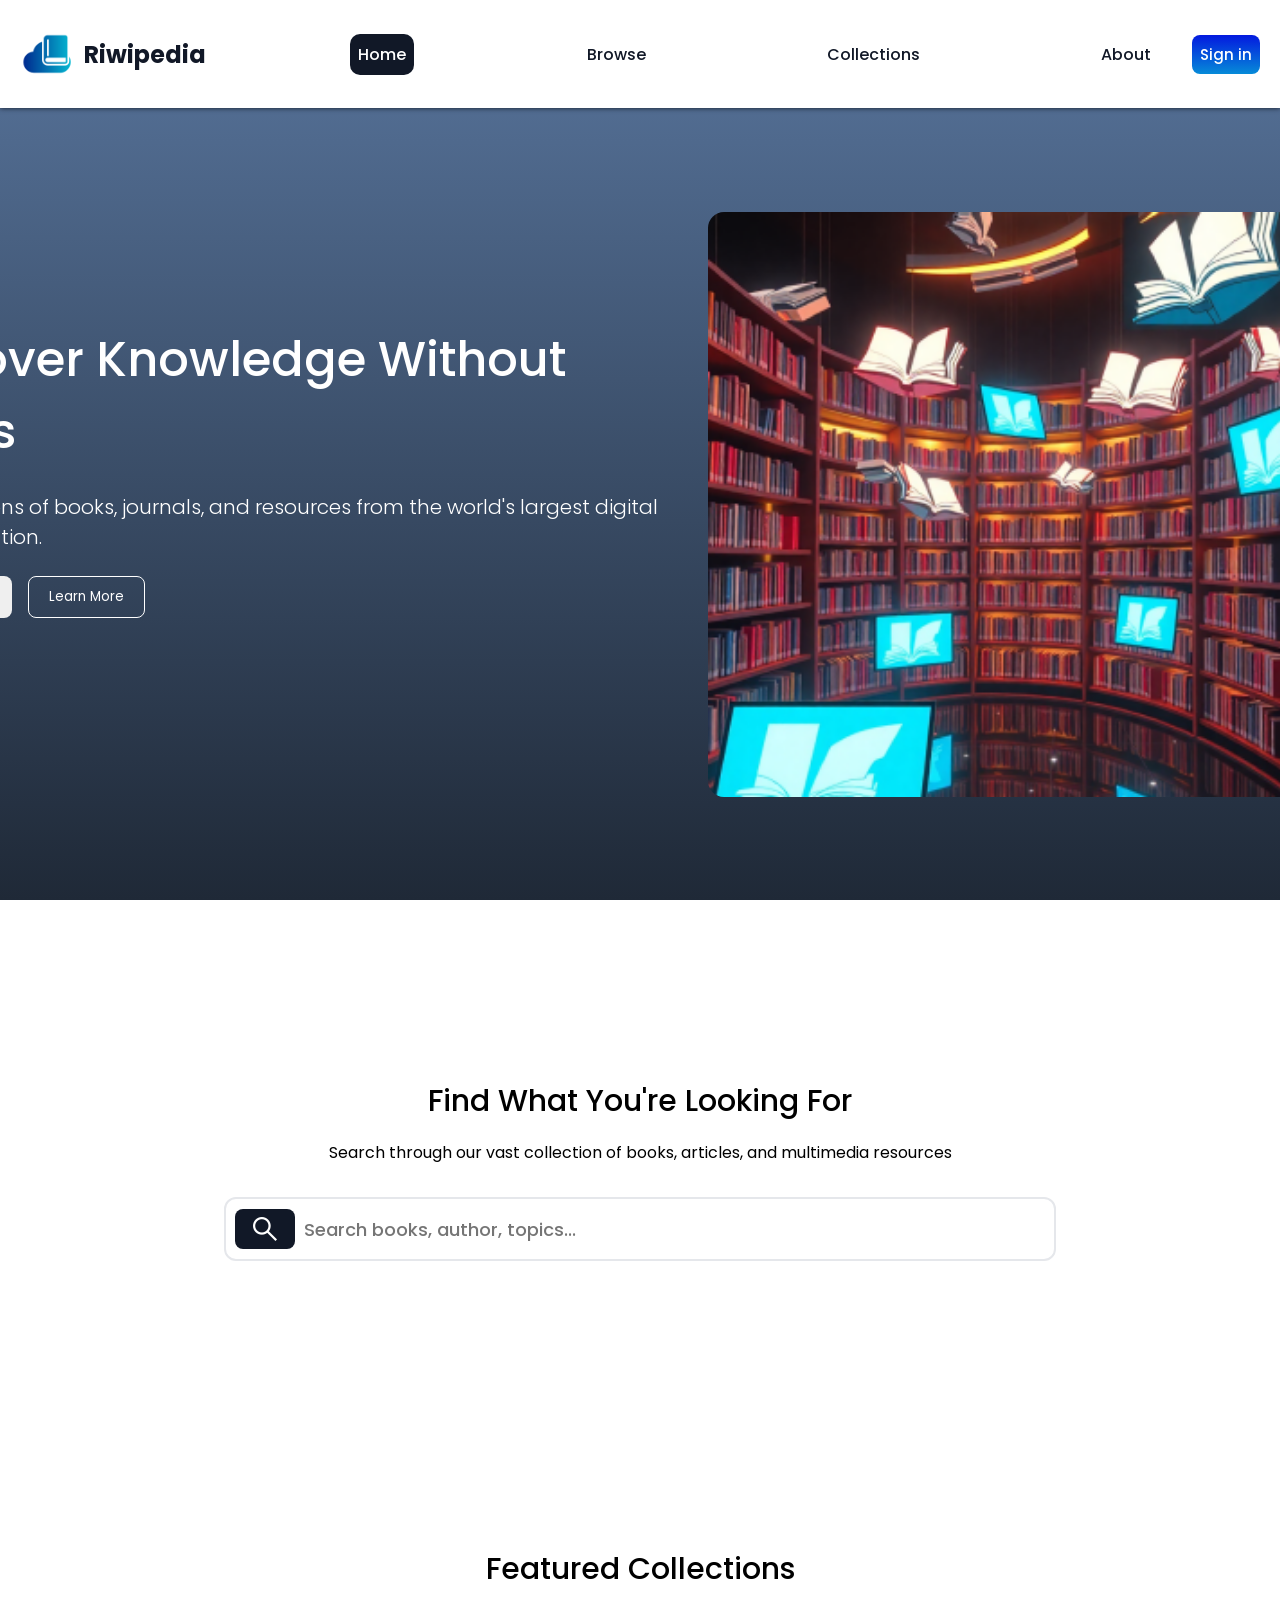
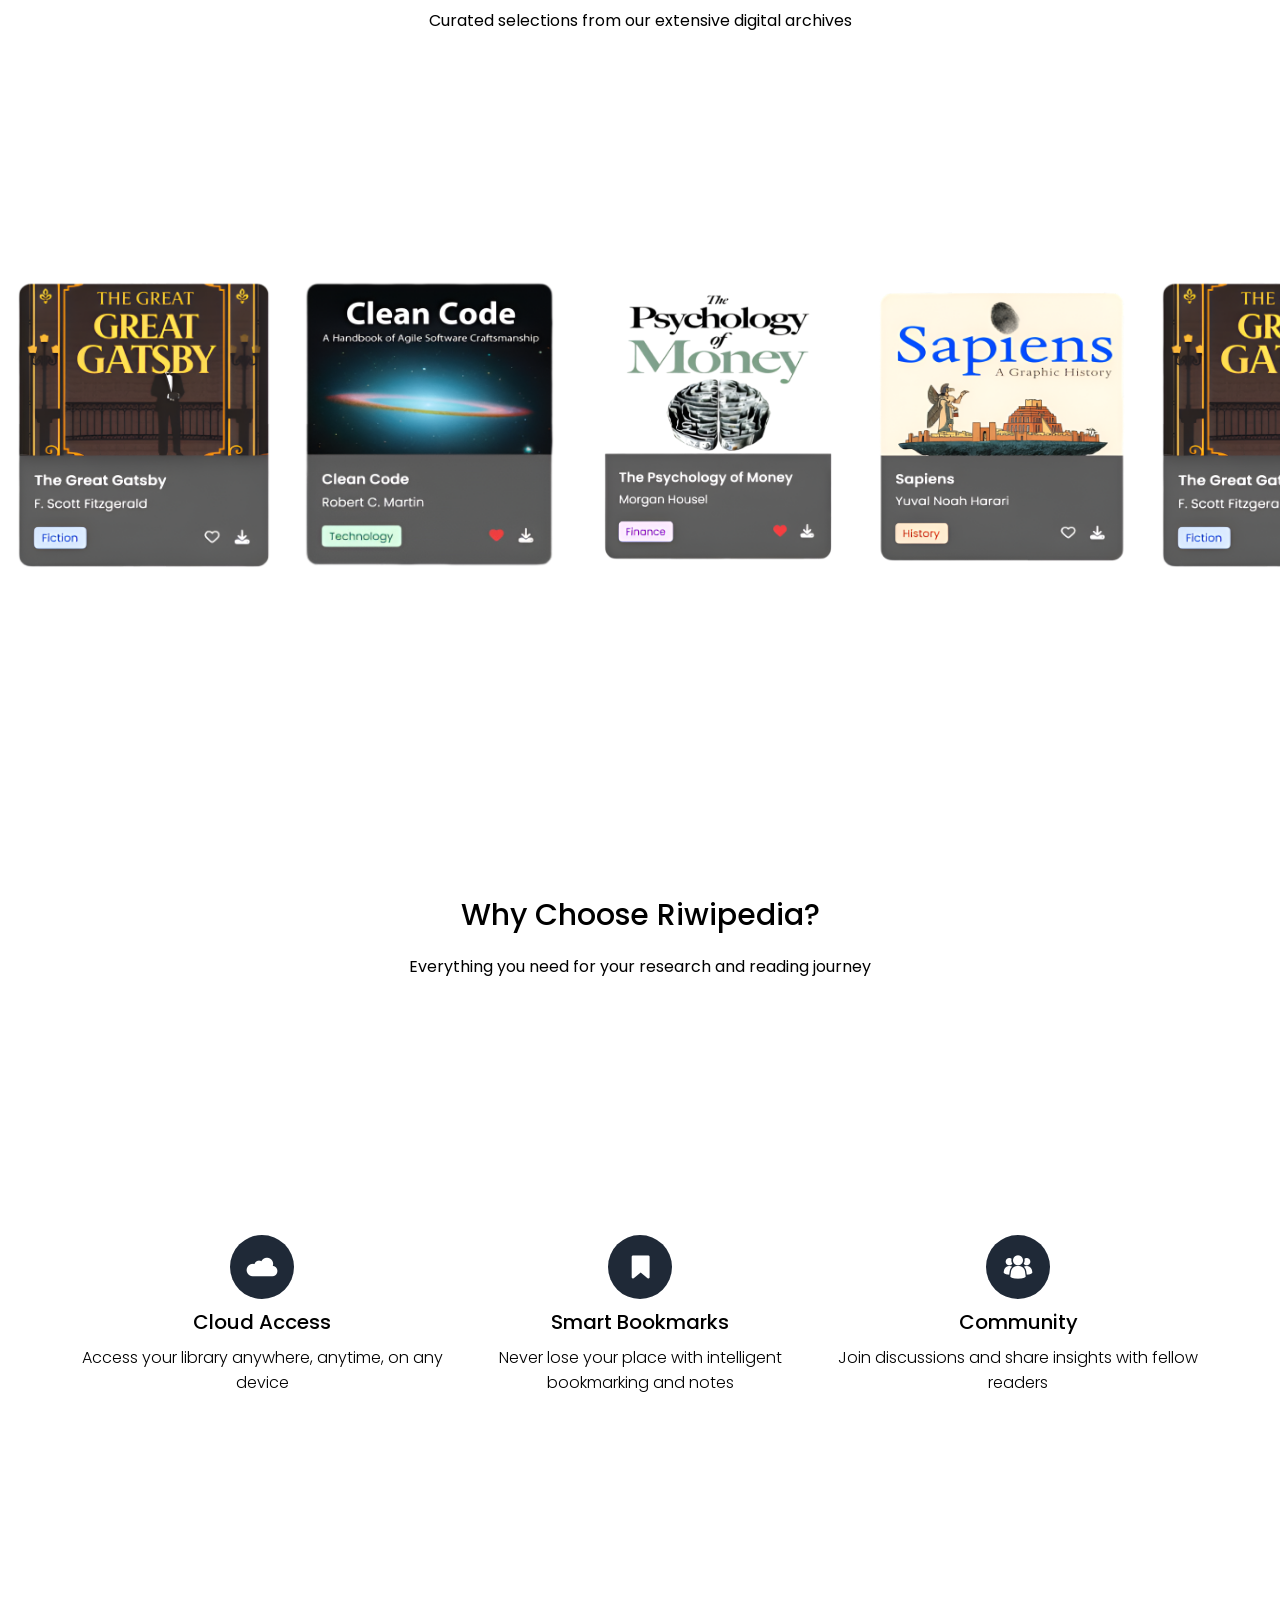
<file: index.html>
<!DOCTYPE html>
<html lang="en">

<head>
    <!-- Global Metadata -->
    <meta charset="UTF-8">
    <meta name="viewport" content="width=device-width, initial-scale=1.0">

    <link rel="icon" type="image/png" href="./frontend/public/img/logo16px.png">
    <title>Riwipedia</title>

    <!-- Canonical URL -->
    <link rel="canonical" href="https://Riwipedia.com/">
    <!-- Primary Meta Tags -->
    <meta name="title" content="Riwipedia">
    <meta name="description" content="Esta es tu biblioteca digital Explora, aprende y transforma tu mundo!">
    <!-- Style CSS-->
    <link rel="stylesheet" href="./index.css">

    <!-- Auth JS-->
     <script src="/frontend/src/utils/auth.js"></script>

    <!-- GOOGLE FONTS-->
    <link rel="preconnect" href="https://fonts.googleapis.com">
    <link rel="preconnect" href="https://fonts.gstatic.com" crossorigin>
    <link href="https://fonts.googleapis.com/css2?family=Noto+Serif:ital,wght@0,100..900;1,100..900&family=Poppins:ital,wght@0,100;0,200;0,300;0,400;0,500;0,600;0,700;0,800;0,900;1,100;1,200;1,300;1,400;1,500;1,600;1,700;1,800;1,900&family=Roboto:ital,wght@0,100..900;1,100..900&display=swap" rel="stylesheet">
</head>

<body>
    <main class="main">
        <header class="header">
            <div class="navbar">
                <a class="logo" href="/index.html" style="text-decoration: none;">
                    <img src="./frontend/public/img/logo64px.png" alt="Riwipedia logo" style="width: 54px;">
                    <h3>Riwi<span>pedia</span></h3>
                </a>
                <nav class="header-menu">
                    <ul class="header-list">
                        <li><a href="#home" class="nav-item active">Home</a></li>
                        <li><a href="#browse" class="nav-item">Browse</a>
                        <li><a href="#collections" class="nav-item">Collections</a></li>
                        <li><a href="#about" class="nav-item">About</a></li>
                    </ul>
                </nav>
                <button id="sign-in" class="sign-in" onclick="window.location.href='./frontend/src/pages/login/login.html'">Sign in</button>
            </div>
        </header>
        <section id="home" class="section-home">
            <div class="container-home">
                <div class="text-decoration">
                    <h1>Discover Knowledge Without Limits</h1>
                    <p>Access millions of books, journals, and resources from the world's largest digital library collection.</p>
                    <div class="buttons">
                        <button class="b1">Start Exploring</button>
                        <button class="b2">Learn More</button>
                    </div>
                </div>
                <div class="container-img">
                    <img src="./frontend/public/img/home.png" alt="Image of flying books">
                </div>
            </div>
        </section>

        <section id="browse" class="section-browse">
            <div class="container-text">
                <h2>Find What You're Looking For</h2>
                <p>Search through our vast collection of books, articles, and multimedia resources</p>
            </div>
            <form action="/buscar" method="get" class="input-wrapper">
                <input type="search" class="input" placeholder="Search books, author, topics...">
                <div class="input-icon" ><img src="./frontend/public/img/search.png" alt="icon search"></div>
            </form>
        </section>

        <section id="collections" class="section-collections">
            <div class="collections-text">
                <h2>Featured Collections</h2>
                <p>Curated selections from our extensive digital archives</p>
            </div>
            <div class="slider-container">
                <div id="slider-wrapper" class="slider-wrapper">
                    <img class="books" src="./frontend/public/img/book1.png" alt="book1">
                    <img class="books" src="./frontend/public/img/book2.png" alt="book2">
                    <img class="books" src="./frontend/public/img/book3.png" alt="book3">
                    <img class="books" src="./frontend/public/img/book4.png" alt="book4">
                    <img class="books" src="./frontend/public/img/book1.png" alt="book1">
                    <img class="books" src="./frontend/public/img/book2.png" alt="book2">
                    <img class="books" src="./frontend/public/img/book3.png" alt="book3">
                    <img class="books" src="./frontend/public/img/book4.png" alt="book4">
                    
                    <!--They are duplicated so that the carousel does not have visible jumps-->
                    <img class="books" src="./frontend/public/img/book1.png" alt="book1">
                    <img class="books" src="./frontend/public/img/book2.png" alt="book2">
                    <img class="books" src="./frontend/public/img/book3.png" alt="book3">
                    <img class="books" src="./frontend/public/img/book4.png" alt="book4">
                    <img class="books" src="./frontend/public/img/book1.png" alt="book1">
                    <img class="books" src="./frontend/public/img/book2.png" alt="book2">
                    <img class="books" src="./frontend/public/img/book3.png" alt="book3">
                    <img class="books" src="./frontend/public/img/book4.png" alt="book4">
                </div>
            </div>
        </section>

        <section id="about" class="section-about">
            <div class="about-info">
                <div class="about-text">
                    <h2>Why Choose Riwipedia?</h2>
                    <p>Everything you need for your research and reading journey</p>
                </div>
            </div>
            <div class="container-about">
                <div class="containers">
                    <div class="nube-background"><img src="./frontend/public/img/nube.png" alt="icon cloud-access" style="width: 32px; height: 32px;"></div>
                    <h3>Cloud Access</h3>
                    <p>Access your library anywhere, anytime, on any device</p>
                </div>
                <div class="containers">
                    <div class="favorito-background"><img src="./frontend/public/img/favorito.png" alt="icon bookmarks"></div>
                    <h3>Smart Bookmarks</h3>
                    <p>Never lose your place with intelligent bookmarking and notes</p>
                </div>
                <div class="containers">
                    <div class="grupo-background"><img src="./frontend/public/img/grupo.png" alt="icon community"></div>
                    <h3>Community</h3>
                    <p>Join discussions and share insights with fellow readers</p>
                </div>
            </div>
        </section>
        <footer class="footer"></footer>
    </main>
    <script type="module" src="./index.js"></script>
</body>

</html>
</file>
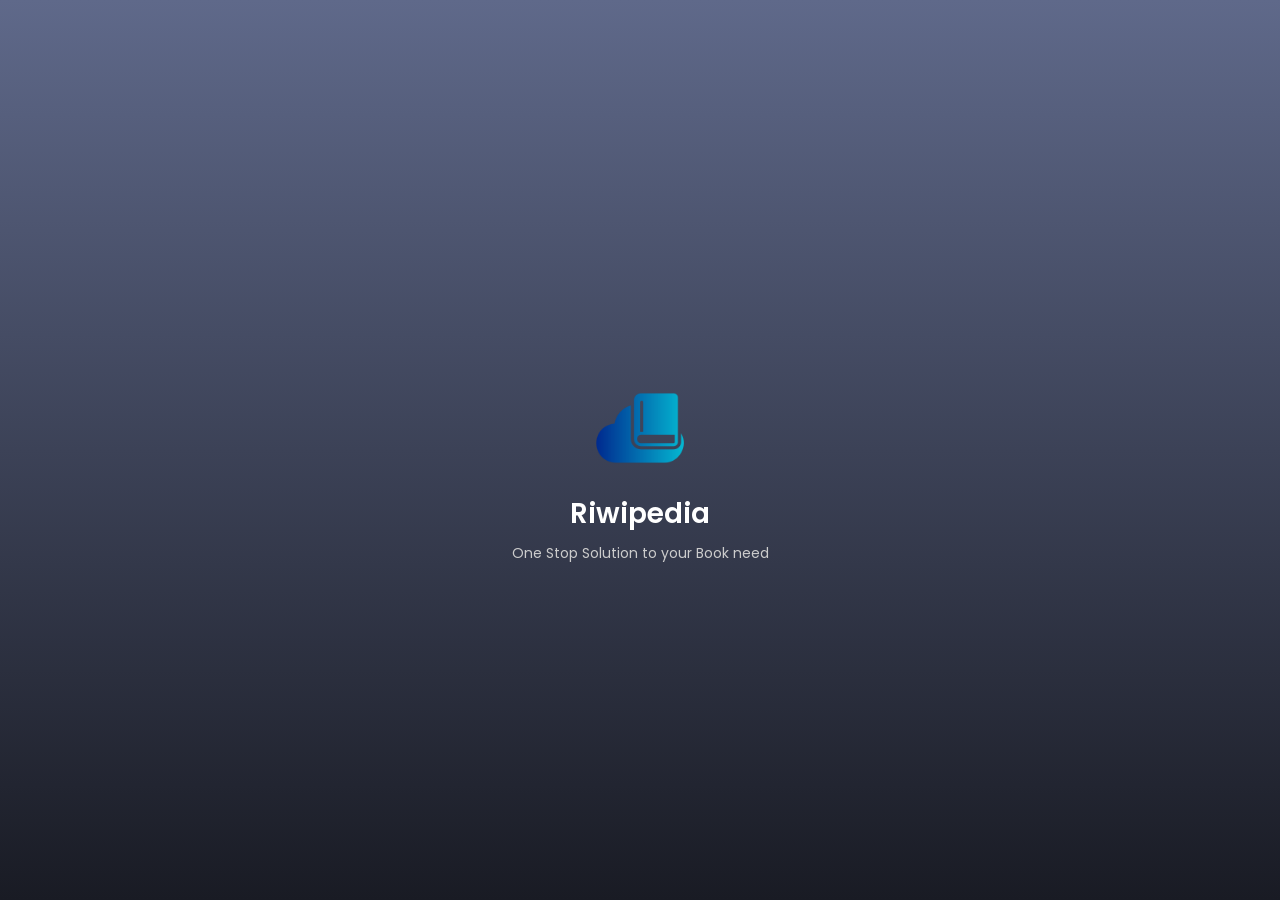
<file: frontend/src/pages/loading-page/loading-page.html>
<!DOCTYPE html>
<html lang="en">

<head>
    <!-- Global Metadata -->
    <meta charset="UTF-8">
    <meta name="viewport" content="width=device-width, initial-scale=1.0">

    <link rel="icon" type="image/png" href="../../../public/img/logo16px.png">
    <title>Riwipedia</title>

    <!-- Style CSS-->
    <link rel="stylesheet" href="./style.css">

    <!-- GOOGLE FONTS-->
    <link rel="preconnect" href="https://fonts.googleapis.com">
    <link rel="preconnect" href="https://fonts.gstatic.com" crossorigin>
    <link href="https://fonts.googleapis.com/css2?family=Noto+Serif:ital,wght@0,100..900;1,100..900&family=Poppins:ital,wght@0,100;0,200;0,300;0,400;0,500;0,600;0,700;0,800;0,900;1,100;1,200;1,300;1,400;1,500;1,600;1,700;1,800;1,900&family=Roboto:ital,wght@0,100..900;1,100..900&display=swap" rel="stylesheet">
</head>


<body>

    <div id="loader-wrapper">
        <div class="loader-container">
            <!--<div class="loader-circle"></div>-->
            <img src="../../../public/img/logo128px.png" alt="Nube animada" class="loader-cloud">
        </div>

        <div class="loader-text">
            <h1>Riwipedia</h1>
            <p>One Stop Solution to your Book need</p>
        </div>
    </div>

    <script>
      // Espera 3 segundos y redirige a dashboard.html
      window.addEventListener('load', function() {
        setTimeout(function() {
          window.location.replace('../dashboard/dashboard.html');
        }, 3000); // 3000 ms = 3 segundos
      });
    </script>
</body>

</html>
</file>
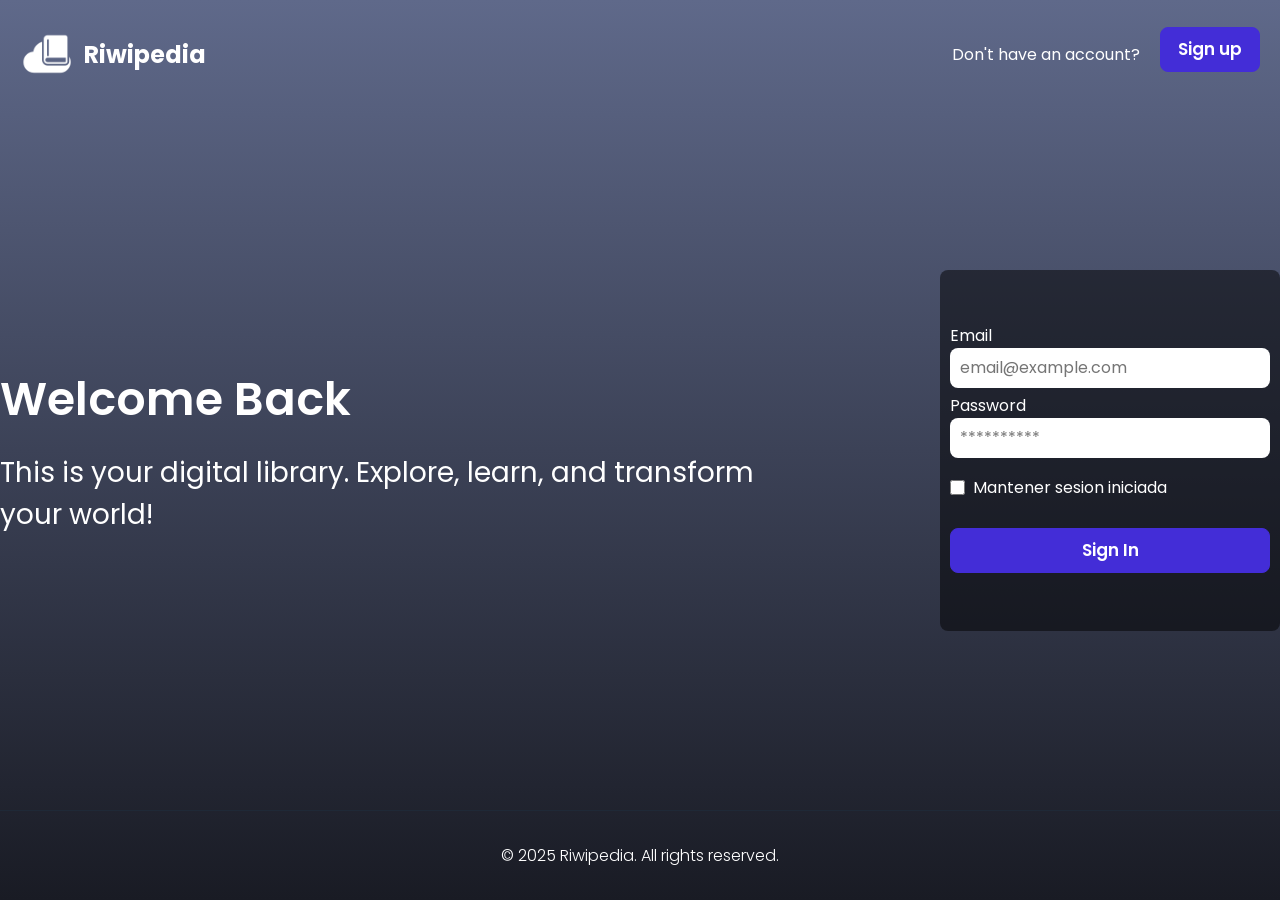
<file: frontend/src/pages/login/login.html>
<!DOCTYPE html>
<html lang="en">

<head>
    <!-- Global Metadata -->
    <meta charset="UTF-8">
    <meta name="viewport" content="width=device-width, initial-scale=1.0">

    <link rel="icon" type="image/png" href="../../../public/img/logo16px.png">
    <title>Sign in - Riwipedia </title>

    <!-- Style CSS-->
    <link rel="stylesheet" href="./login.css">
    <!-- MODALS CSS-->
    <link rel="stylesheet" href="../../utils/modals.css">
    <!-- GOOGLE FONTS-->
    <link rel="preconnect" href="https://fonts.googleapis.com">
    <link rel="preconnect" href="https://fonts.gstatic.com" crossorigin>
    <link
        href="https://fonts.googleapis.com/css2?family=Noto+Serif:ital,wght@0,100..900;1,100..900&family=Poppins:ital,wght@0,100;0,200;0,300;0,400;0,500;0,600;0,700;0,800;0,900;1,100;1,200;1,300;1,400;1,500;1,600;1,700;1,800;1,900&family=Roboto:ital,wght@0,100..900;1,100..900&display=swap"
        rel="stylesheet">
</head>

<body>
    <!-- Modal -->
    <div id="modal-container" class="modal-container">
        <div class="modal">
            <h3 id="modal-title">Título</h3>
            <p id="modal-message">Mensaje aquí</p>
            <button onclick="closeModal()">Aceptar</button>
        </div>
    </div>
    <header class="header">
        <div class="logo">
            <img src="../../../public/img/white-logo.png" alt="Riwipedia logo" style="width: 54px;">
            <h3>Riwipedia</h3>
        </div>
        <div class="header-signup">
            <p>Don't have an account?</p>
            <button class="signup" onclick="window.location.href='../register/register.html'">Sign up</button>
        </div>
    </header>

    <main class="main">
        <div class="main-container">
            <section class="container-text">
                <h1>Welcome Back</h1>
                <p>This is your digital library. Explore, learn, and transform your world!</p>
            </section>

            <section class="login-container">
                <form id="login-form" class="login-form">
                    <div class="container-inputs">
                        <label for="email">Email</label>
                        <input type="text" id="email" name="email" placeholder="email@example.com" required>
                    </div>
                    <div class="container-inputs">
                        <label for="password">Password</label>
                        <input type="password" id="password" name="password" placeholder="**********" required>
                    </div>
                    <div class="confirm-policies">
                        <input type="checkbox" id="miCheckbox" name="miOpcion" value="true">
                        <label for="miCheckbox">Mantener sesion iniciada</label>
                    </div>
                    <button class="signin" type="submit">Sign In</button>
                </form>
            </section>
        </div>
    </main>
    <footer>
        <p>&copy; 2025 Riwipedia. All rights reserved.</p>
    </footer>
    <!--Scripts-->
    <script src="../../utils/config.js"></script>
    <script src="../../utils/api.js"></script>
    <script src="../../utils/auth.js"></script>
    <script src="../../utils/modals.js"></script>
    <script src="./login.js"></script>
</body>

</html>
</file>
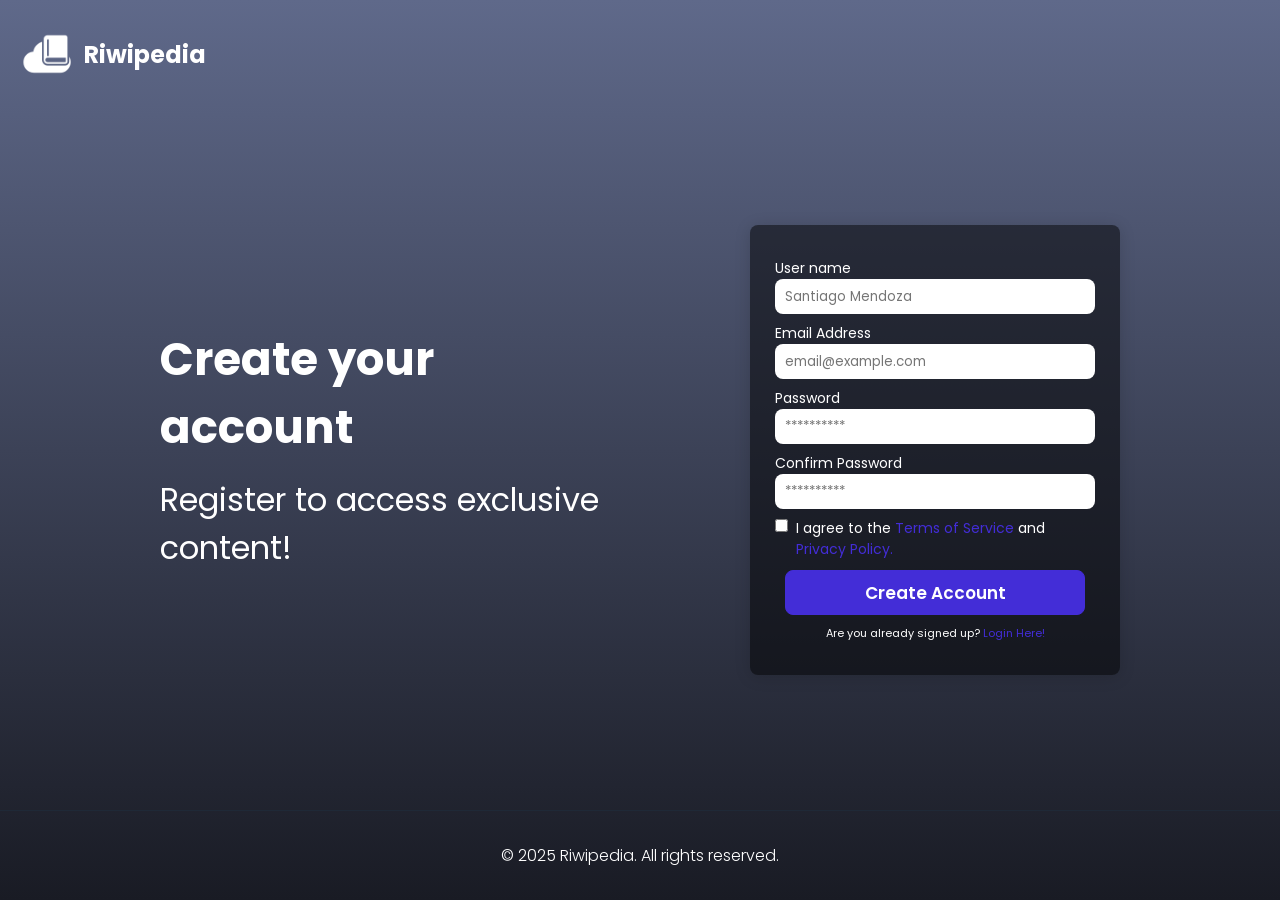
<file: frontend/src/pages/register/register.html>
<!DOCTYPE html>
<html lang="en">

<head>
  <meta charset="UTF-8" />
  <meta name="viewport" content="width=device-width, initial-scale=1.0" />

  <link rel="icon" type="image/png" href="../../../public/img/logo16px.png" />
  <title>Sign up - Riwipedia</title>

  <!-- Import Stylesheets-->
  <link rel="stylesheet" href="register.css" />

  <!-- MODALS CSS-->
  <link rel="stylesheet" href="../../utils/modals.css">

  <!--  Import Font Family -->
  <link rel="preconnect" href="https://fonts.googleapis.com" />
  <link rel="preconnect" href="https://fonts.gstatic.com" crossorigin />
  <link
    href="https://fonts.googleapis.com/css2?family=Nunito:ital,wght@0,200..1000;1,200..1000&family=Poppins:ital,wght@0,100;0,200;0,300;0,400;0,500;0,600;0,700;0,800;0,900;1,100;1,200;1,300;1,400;1,500;1,600;1,700;1,800;1,900&family=Roboto:ital,wght@0,100..900;1,100..900&display=swap"
    rel="stylesheet" />
</head>

<body>
  <!-- Modal -->
  <div id="modal-container" class="modal-container">
    <div class="modal">
      <h3 id="modal-title">Título</h3>
      <p id="modal-message">Mensaje aquí</p>
      <button onclick="closeModal()">Aceptar</button>
    </div>
  </div>
  <header class="header">
    <div class="logo">
      <img src="../../../public/img/white-logo.png" alt="Riwipedia logo" style="width: 54px;">
      <h3>Riwipedia</h3>
    </div>
  </header>
  <main class="center-main">
    <div class="main-content">
      <div class="main-banner">
        <h1>Create your account</h1>
        <p>Register to access exclusive content!</p>
      </div>
      <div class="form-div">
        <div class="signup-form">
          <form id="register_form">
            <div class="form-field">
              <label for="username">User name</label>
              <input type="text" id="username" placeholder="Santiago Mendoza">
            </div>
            <div class="form-field">
              <label for="email">Email Address</label>
              <input type="email" placeholder="email@example.com" id="email">
            </div>
            <div class="form-field">
              <label for="password">Password</label>
              <input type="password" placeholder="**********" id="password">
            </div>
            <div class="form-field">
              <label for="confirm-password">Confirm Password</label>
              <input type="password" placeholder="**********" id="conf_pass">
            </div>
            <div class="confirm-policies">
              <input style="cursor: pointer;" type="checkbox" id="miCheckbox" name="miOpcion" value="true">
              <label for="miCheckbox">I agree to the <span>Terms of Service</span> and<span> Privacy
                  Policy.</span></label>
            </div>
            <button type="submit">Create Account</button>
            <p class="signup-already">Are you already signed up? <a href="../login/login.html">Login Here!</a></p>
          </form>
        </div>
      </div>
    </div>
  </main>
  <footer>
    <p>&copy; 2025 Riwipedia. All rights reserved.</p>
  </footer>
  <!--Scripts-->
  <script src="../../utils/config.js"></script>
  <script src="../../utils/api.js"></script>
  <script src="../../utils/auth.js"></script>
  <script src="../../utils/modals.js"></script> 
  <script src="./register.js"></script>
</body>

</html>
</file>
<file: index.css>
* {
    margin: 0;
    padding: 0;
    box-sizing: border-box;
    scroll-behavior: smooth;
    user-select: none;
}
.main {
    background-color: white;
}

/*---------------------- HEADER ----------------------*/
.header {
    display: flex;
    position: fixed;
    width: 100%;
    height: 12vh;
    background-color: white;
    box-shadow: 0px 0px 5px 0px #111827;
    z-index: 2;
    top: 0;
}

.navbar {
    display: flex;
    padding: 5px 20px 5px 20px;
    width: 100%;
    justify-content: space-between;
    align-items: center;
}

.logo{
    display: flex;
    flex-direction: row;
    align-items: center;
    width: 33vh;
    gap: 0.6rem;
} 

.logo h3{
    font-family: "Poppins", sans-serif;
    font-weight: 700;
    font-style: normal;
    font-size: 24px;
    color: #111827;
}

.logo h3 span:hover{
    color: #3D3CFF;
}

.logo img {
    pointer-events: none;
}

.header-menu {
    display: flex;
    align-items: center;
    width: 90vh;
}

.header-list {
    display: flex;
    flex-direction: row;
    width: 90vh;
    justify-content: space-between;
    font-family: "Poppins", sans-serif;
    font-weight: 500;
    font-style: normal;
    font-size: 16px;
    font-weight: 450;
}

.nav-item {
    display: flex;
    justify-content: center;
    align-items: center;
    color:#111827;
    padding: 8px;
    border-radius: 10px;
    cursor: pointer;
    text-decoration: none;
}

ul, li {
    list-style-type: none;
}

.nav-item.active {
    background-color: #111827;
    color: white;
}

.sign-in {
    font-family: "Poppins", sans-serif;
    font-weight: 500;
    font-style: normal;
    cursor: pointer;
    padding: 8px;
    border-radius: 8px;
    border: none;
    color: white;
    background: linear-gradient(#0319df, #068bd8);
    font-size: 15px;
    transition: 
        background 0.2s,
        color 0.2s,
        box-shadow 0.2s,
        transform 0.1s;
}

.sign-in:hover {
    background: linear-gradient(to right, #068bd8, #0319df);
}

/*--------------------- SECTION HOME ---------------------*/


.section-home {
    display: flex;
    position: relative;
    align-items: center;
    justify-content: center;
    background: linear-gradient(#58759D, #1F2937);
    width: 100%;
    height: 100vh;
    padding-top: 12vh;
}

.container-home {
    display: flex;
    align-items: center;
    flex-direction: row;
    justify-content: space-between;
    /*border:solid #111827;*/
    width: 190vh;
    height: 70vh;
}

.text-decoration {
    display: flex;
    flex-direction: column;
    gap: 1.5rem;
    /*border: solid #111827;*/
    width: 90vh;
    height: 40vh;
    color:white;

}

.text-decoration h1 {
    font-family: "Poppins", sans-serif;
    font-weight:500;
    font-style: normal;
    font-size: 48px;
}

.text-decoration p {
    font-family: "Poppins";
    font-weight:300;
    font-size: 20px;
}

.buttons {
    display: flex;
    flex-direction: row;
    gap: 1rem;
}

.b1 {
    padding: 10px 20px;
    border: none;
    border-radius: 8px;
    color: #293452;
    font-family: 'Poppins';
    font-weight: 400;
    cursor: pointer;
}

.b2 {
    padding: 10px 20px;
    border: solid 1px white;
    background: none;
    border-radius: 8px;
    font-family: 'Poppins';
    font-weight: 400;
    color: white;
    cursor: pointer;
}

.b2:hover {
    color: #293452;
    background-color: white;
}

.container-img {
    display: flex;
    align-items: center;
    justify-content: center;
    /*border: solid #111827;*/
    width: 80vh;
    height: 70vh;
}

.container-img img {
    pointer-events: none;
    border-radius: 16px;
    width: 75vh;
    height: 65vh;
}



/*--------------------- SECTION BROWSE ---------------------*/


.section-browse {
    display: flex;
    justify-content: center;
    align-items: center;
    flex-direction: column;
    width: 100%;
    height: 60vh;
    gap: 2rem;
}

.container-text {
    display: flex;
    justify-content: center;
    align-items: center;
    flex-direction: column;
    gap: 1rem;
    width: auto;
    height: auto;
}

.container-text h2 {
    font-family: "Poppins", sans-serif;
    font-weight: 500;
    font-style: normal;
    font-size: 30px;
}
.container-text p {
    font-family: 'Poppins', sans-serif;
}

.input-wrapper {
    display: flex;
    justify-content: center;
    position: relative;
    width: 832px;
    height: 64px;
}


.input {
    color: #191919;
    padding: 15px 15px 15px 78px;
    width: 832px;
    height: 64px;
    border-radius: 12px;
    border: solid #e5e7eb;
    border-width: 2px;
    font-size: 18px;
    font-family: "Poppins", sans-serif;
    font-weight:500;
    font-style: normal;
}

.input-icon {
    display: flex;
    justify-content: center;
    align-items: center;
    position: absolute;
    border-radius: 8px;
    color: #191919;
    background-color: #111827;
    width: 60px;
    height: 40px;
    left: 11px;
    top: 50%;
    transform: translateY(-50%);
}


/*--------------------- SECTION COLLECTIONS ---------------------*/


.section-collections {
    display: flex;
    flex-direction: column;
    width: 100%;
    height: 100vh;   
    background-color: white;           
}

.collections-text {
    margin-top: 2rem;
    display: flex;
    justify-content: center;
    align-items: center;
    flex-direction: column;
    height: 30vh;
    width: auto;
    gap: 1rem;
}

.collections-text h2 {
    font-family: "Poppins", sans-serif;
    font-weight:500;
    font-style: normal;
    font-size: 30px;
}

.collections-text p {
     font-family: "Poppins", sans-serif;
}


.slider-container {
    display: flex;
    align-items: center;
    overflow: hidden;
    width: 100%;
    height: 80vh;

}
   
.slider-wrapper {
    display: flex;
    align-items: center;
    width: max-content; /* se adapta a lo que tenga */
    height: 23rem;
    animation: slide-left 50s linear infinite;
}

.slider-wrapper .books {
    flex-shrink: 0;
    border-radius: 12px;
    width: 16rem;
    height: 18rem;
    margin: 0 15px;
    cursor: pointer;
    transition: transform 0.4s ease-in-out , box-shadow 0.4s ease-in-out;
}

.slider-wrapper .books:hover {
    transform: translateY(-10px) scale(1.01);
    box-shadow: 0 10px 20px rgba(0, 0, 0, 0.2);
    z-index: 2;
}

@keyframes slide-left {
    0% {
        transform: translateX(0);
    }
    100% {
        transform: translateX(-50%);
    }
}

/*--------------------- SECTION ABOUT ---------------------*/

.section-about {
    display: flex;
    flex-direction: column;
    width: 100%;
    height: 100vh;
}

.about-info {
    display: flex;
    align-items: center;
    justify-content: center;
    width: 100%;
    height: 40vh;
}

.about-text {
    margin-top: 2rem;
    display: flex;
    justify-content: center;
    align-items: center;
    flex-direction: column;
    height: 30vh;
    width: auto;
    gap: 1rem;
}

.about-text h2 {
    font-family: "Poppins", sans-serif;
    font-weight:500;
    font-style: normal;
    font-size: 30px;
}

.about-text p {
     font-family: "Poppins", sans-serif;
}

.container-about {
    display: flex;
    align-items: center;
    flex-direction: row;
    justify-content: space-between;
    width: 100%;
    height: 50vh;
    padding: 0 80px 0 80px;
}

.container-about .containers {
    display: flex;
    text-align: center;
    align-items: center;
    gap: 0.5rem;
    flex-direction: column;
    width: 364px;
    height: 180px;
}
.container-about .containers h3{
    font-family: "Poppins", sans-serif;
    font-weight:500;
    font-style: normal;
    font-size: 20px;
}

.container-about .containers p{
    font-family: "Poppins", sans-serif;
    font-weight:300;
    font-style: normal;
    font-size: 16px;
}

.container-about .containers .nube-background { 
    display: flex;
    align-items: center;
    justify-content: center;
    background-color: #1f2937;
    width: 64px;
    height: 64px;
    border-radius: 100%;
}

.container-about .containers .favorito-background { 
    display: flex;
    align-items: center;
    justify-content: center;
    background-color: #1f2937;
    width: 64px;
    height: 64px;
    border-radius: 100%;
}

.container-about .containers .grupo-background { 
    display: flex;
    align-items: center;
    justify-content: center;
    background-color: #1f2937;
    width: 64px;
    height: 64px;
    border-radius: 100%;
}
</file>
<file: frontend/src/pages/loading-page/style.css>
/* Estilos para el contenedor principal de la pantalla de carga */
#loader-wrapper {
    position: fixed; /* Se queda fijo en la pantalla */
    top: 0;
    left: 0;
    width: 100%;
    height: 100%;
    background: linear-gradient(#5F698A, #191B24 ); /* Color de fondo */
    display: flex;
    flex-direction: column;
    justify-content: center;
    align-items: center;
    z-index: 9999; /* Asegura que esté por encima de todo */
    transition: opacity 0.5s; /* Para una desaparición suave */
}

/* Contenedor para el logo*/
.loader-container {
    position: relative;
    width: 150px;
    height: 150px;
    display: flex;
    justify-content: center;
    align-items: center;
}


/* Animación de nube flotante */
.loader-cloud {
    position: absolute;
    left: 50%;
    top: 70%;
    transform: translate(-50%, -50%);
    width: 100px;
    height: auto;
    animation: cloud-move 3s ease-in-out infinite;
    pointer-events: none;
}

@keyframes cloud-move {
    0% { transform: translate(-50%, -50%) translateY(0); }
    50% { transform: translate(-50%, -50%) translateY(-20px); }
    100% { transform: translate(-50%, -50%) translateY(0); }
}

/* Estilos para el texto */
.loader-text {
    text-align: center;
    margin-top: 20px;
    color: white;
    font-family: "Poppins", sans-serif; /* Puedes cambiar la fuente */
}

.loader-text h1 {
    margin: 0;
    font-size: 28px;
    font-weight: 600;
}

.loader-text p {
    margin-top: 8px;
    font-size: 14px;
    color: #cccccc;
}
</file>
<file: frontend/src/pages/login/login.css>
*{
    margin: 0;
    padding: 0;
    box-sizing: border-box;
    font-family: 'Poppins', sans-serif;
    user-select: none;
}

.header {
    display: flex;
    position: fixed;
    width: 100%;
    height: 12vh;
    background-color: rgba(255, 255, 255, 0);
    z-index: 2;
    top: 0;
    padding: 5px 20px;
    justify-content: space-between;

}

.header-signup {
    display: flex;
    align-items: center;
    flex-direction: row;
    color: white;
}

.header-signup p {
    font-weight: 400;
}

.signup {
    width: 100px;
    height: 45px;
    font-size: 17px;
    color: #ffffff;
    border-radius: 8px;
    border: 1px solid #432dd7;
    background-color: #432dd7;
    margin-bottom: 10px;
    font-weight: 600;
    margin-left: 20px;
}

.signup:hover {
    cursor: pointer;
}
.logo{
    display: flex;
    flex-direction: row;
    align-items: center;
    width: 33vh;
    gap: 0.6rem;
} 

.logo h3{
    font-family: "Poppins", sans-serif;
    font-weight: 700;
    font-style: normal;
    font-size: 24px;
    color: white;
}

.logo img {
    pointer-events: none;
}


.main {
    background: linear-gradient(#5F698A, #191B24 );
    height: 100vh;
    display: flex;
    justify-content: center;
    align-items: center;
    flex-direction: column;
}

.main-container {
    display: flex;
    justify-content: center;
    align-items: center;
    height: 88vh;
    width: 100%;
    gap: 15vh;
}

.container-text {
    color: white;
    display: flex;
    flex-direction: column;
    gap: 2vh;
    width: 100vh;
}
.container-text h1 {
    font-size: 46px;
    font-weight: 600;
}

.container-text p {
    font-size: 28px;
}

.container-inputs {
    width:20rem;
    height: 50px;
    display: flex;
    margin-bottom: 15px;
    flex-direction: column;
    margin-top: 5px;
}

label {
    color: white;
    font-weight: 500;
    font-size: 16px;
    font-weight: 400;
}

input {
    display: flex;  
    font-size: 16px;
    align-items: center;
    width: 320px;
    height: 40px;
    border-radius: 8px;
    padding: 10px;
    border: none; 
    outline: none; 
    background-color: white; 
}


input:focus {
  border: 1px solid #191b24;
  background-color: lightyellow; 
  box-shadow: #191b24 0px 0px 5px;
}

.signin {
  width: 320px;
  height: 45px;
  font-size: 17px;
  color: #ffffff;
  border-radius: 8px;
  border: 1px solid #432dd7;
  background-color: #432dd7;
  margin-bottom: 10px;
  font-weight: 600;
}

input[type="checkbox"] {
  width: 15px;
  height: 15px;
}


.confirm-policies {
    width: 320px;
    height: 60px;
    display: flex;
    flex-direction: row;
    gap: 0.5rem;
    margin-bottom: 10px;
    align-items: center;
}

.confirm-policies p {
  font-size: 10px;
}

.login-container {
    background-color: rgba(0, 0, 0, 0.5);
    display: flex;
    flex-direction: column;
    justify-content: center;
    align-items: center;
    border-radius: 8px;
    height: 361px;
    width: 360px;
}

.login-form {
    display: flex;
    justify-content: center;
    align-items: center;
    flex-direction: column;
    height: 361px;
    width: 340px;
}

footer {
    display: flex;
    justify-content: center;
    position: fixed;
    bottom: 0;
    border-top: #1F2937 0.5px solid;
    font-weight: 300;
    align-items: center;
    height: 10vh;
    width: 100%;
    color: white;
    background-color: rgba(255, 255, 255, 0);
}

.signin:hover {
    cursor: pointer;
}
</file>
<file: frontend/src/utils/modals.css>
.modal-container {
    display: none;
    position: fixed;
    top: 0;
    left: 0;
    width: 100%;
    height: 100%;
    background: rgba(0, 0, 0, 0.5);
    justify-content: center;
    align-items: center;
    z-index: 1000;
}

.modal {
    background: white;
    padding: 30px;
    border-radius: 15px;
    text-align: center;
    min-width: 350px;
    box-shadow: 0 5px 15px rgba(0, 0, 0, 0.3);
}

.modal h3 {
    margin: 0 0 15px 0;
    color: #333;
    font-family: 'Poppins', sans-serif;
}

.modal p {
    margin: 0 0 20px 0;
    color: #666;
    font-family: 'Roboto', sans-serif;
}

.modal button {
    background: #007bff;
    color: white;
    border: none;
    padding: 10px 20px;
    border-radius: 5px;
    cursor: pointer;
    font-family: 'Poppins', sans-serif;
}

.modal button:hover {
    background: #0056b3;
}
</file>
<file: frontend/src/pages/register/register.css>
* {
  margin: 0;
  padding: 0;
  box-sizing: border-box;
  font-family: "Poppins", sans-serif;
}

body {
  background: linear-gradient(#5f698a, #191b24);
  min-height: 100vh;
  color: white;
  user-select: none;
  display: flex;
  flex-direction: column;
}

.header {
    display: flex;
    position: fixed;
    width: 100%;
    height: 12vh;
    background-color: rgba(255, 255, 255, 0);
    z-index: 2;
    top: 0;
    padding: 5px 20px;
}

.logo{
    display: flex;
    flex-direction: row;
    align-items: center;
    width: 33vh;
    gap: 0.6rem;
} 

.logo h3{
    font-family: "Poppins", sans-serif;
    font-weight: 700;
    font-style: normal;
    font-size: 24px;
    color: white;
    cursor: pointer;
}

.logo img {
    pointer-events: none;
}

main.center-main {
  flex: 1;
  display: flex;
  justify-content: center;
  align-items: center;
}

.main-content {
  display: flex;
  flex-direction: row;
  align-items: center;
  justify-content: center;
  width: 60rem;
  height: 30rem;
}

.main-banner {
  display: flex;
  flex-direction: column;
  align-items: center;
  align-items: flex-start;
  gap: 5rem;
  width: 100%;
  margin-bottom: 1.5rem;
}

.main-banner h1 {
  width: 350px;
  height: 70px;
  font-size: 45px;
  font-weight: 700;
}

.main-banner p {
  width: 520px;
  height: 75px;
  font-size: 32px;
  font-weight: 400;
  margin: 0px;
}

.form-div {
  min-width: 370px;
  min-height: 450px;
  background-color: rgba(0, 0, 0, 0.5);
  display: flex;
  flex-direction: column;
  justify-content: center;
  align-items: center;
  border-radius: 8px;
  box-shadow: 0 2px 16px rgba(0,0,0,0.15);
}

form {
  display: flex;
  flex-direction: column;
  justify-content: center;
  align-items: center;
  width: 20rem;
}

.form-field {
  width:20rem;
  height: 50px;
  display: flex;
  margin-bottom: 15px;
  flex-direction: column;
}

label {
  font-size: 14px;
  font-weight: 400;
}

input {
  width: 320px;
  height: 35px;
  border-radius: 8px;
  padding: 10px;
  border: none; 
  outline: none; 
  background-color: white; 
}


input:focus {
  border: 1px solid #191b24;
  background-color: lightyellow; 
  box-shadow: #191b24 0px 0px 5px;
}

button {
  width: 300px;
  height: 45px;
  font-size: 17px;
  color: #ffffff;
  border-radius: 8px;
  border: 1px solid #432dd7;
  background-color: #432dd7;
  margin-bottom: 10px;
  font-weight: 600;
}

input[type="checkbox"] {
  width: 15px;
  height: 15px;
}

.confirm-policies {
  display: flex;
  justify-content: space-between;
  flex-direction: row;
  gap: 0.5rem;
  margin-bottom: 10px;
}

.confirm-policies p {
  font-size: 10px;
}

span {
  color: #432dd7;
}

a {
  color: #432dd7;
  text-decoration: none;
}

.signup-already {
  text-align: center;
  font-size: 11px;
}

footer {
    display: flex;
    justify-content: center;
    position: fixed;
    bottom: 0;
    border-top: #1F2937 0.5px solid;
    font-weight: 300;
    align-items: center;
    height: 10vh;
    width: 100%;
    color: white;
    background-color: rgba(255, 255, 255, 0);
}

button:hover {
    cursor: pointer;
}
</file>
